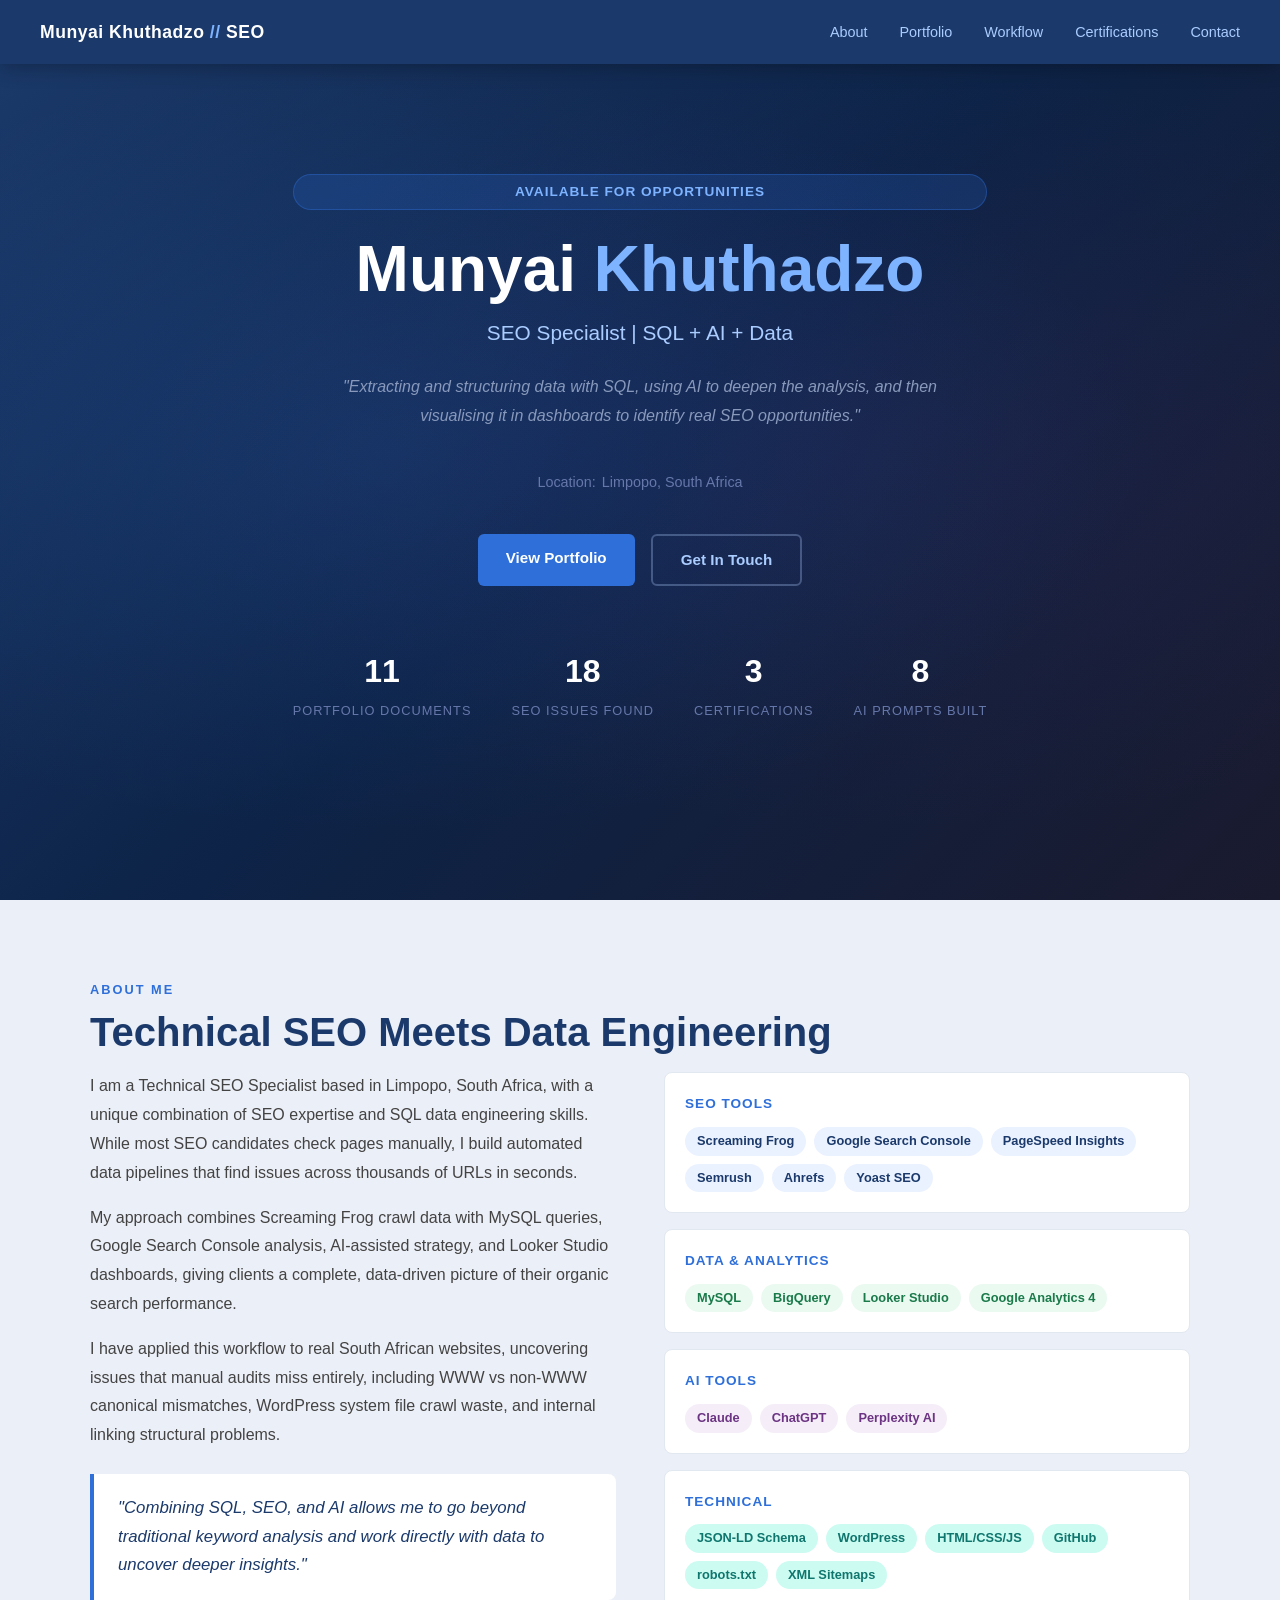
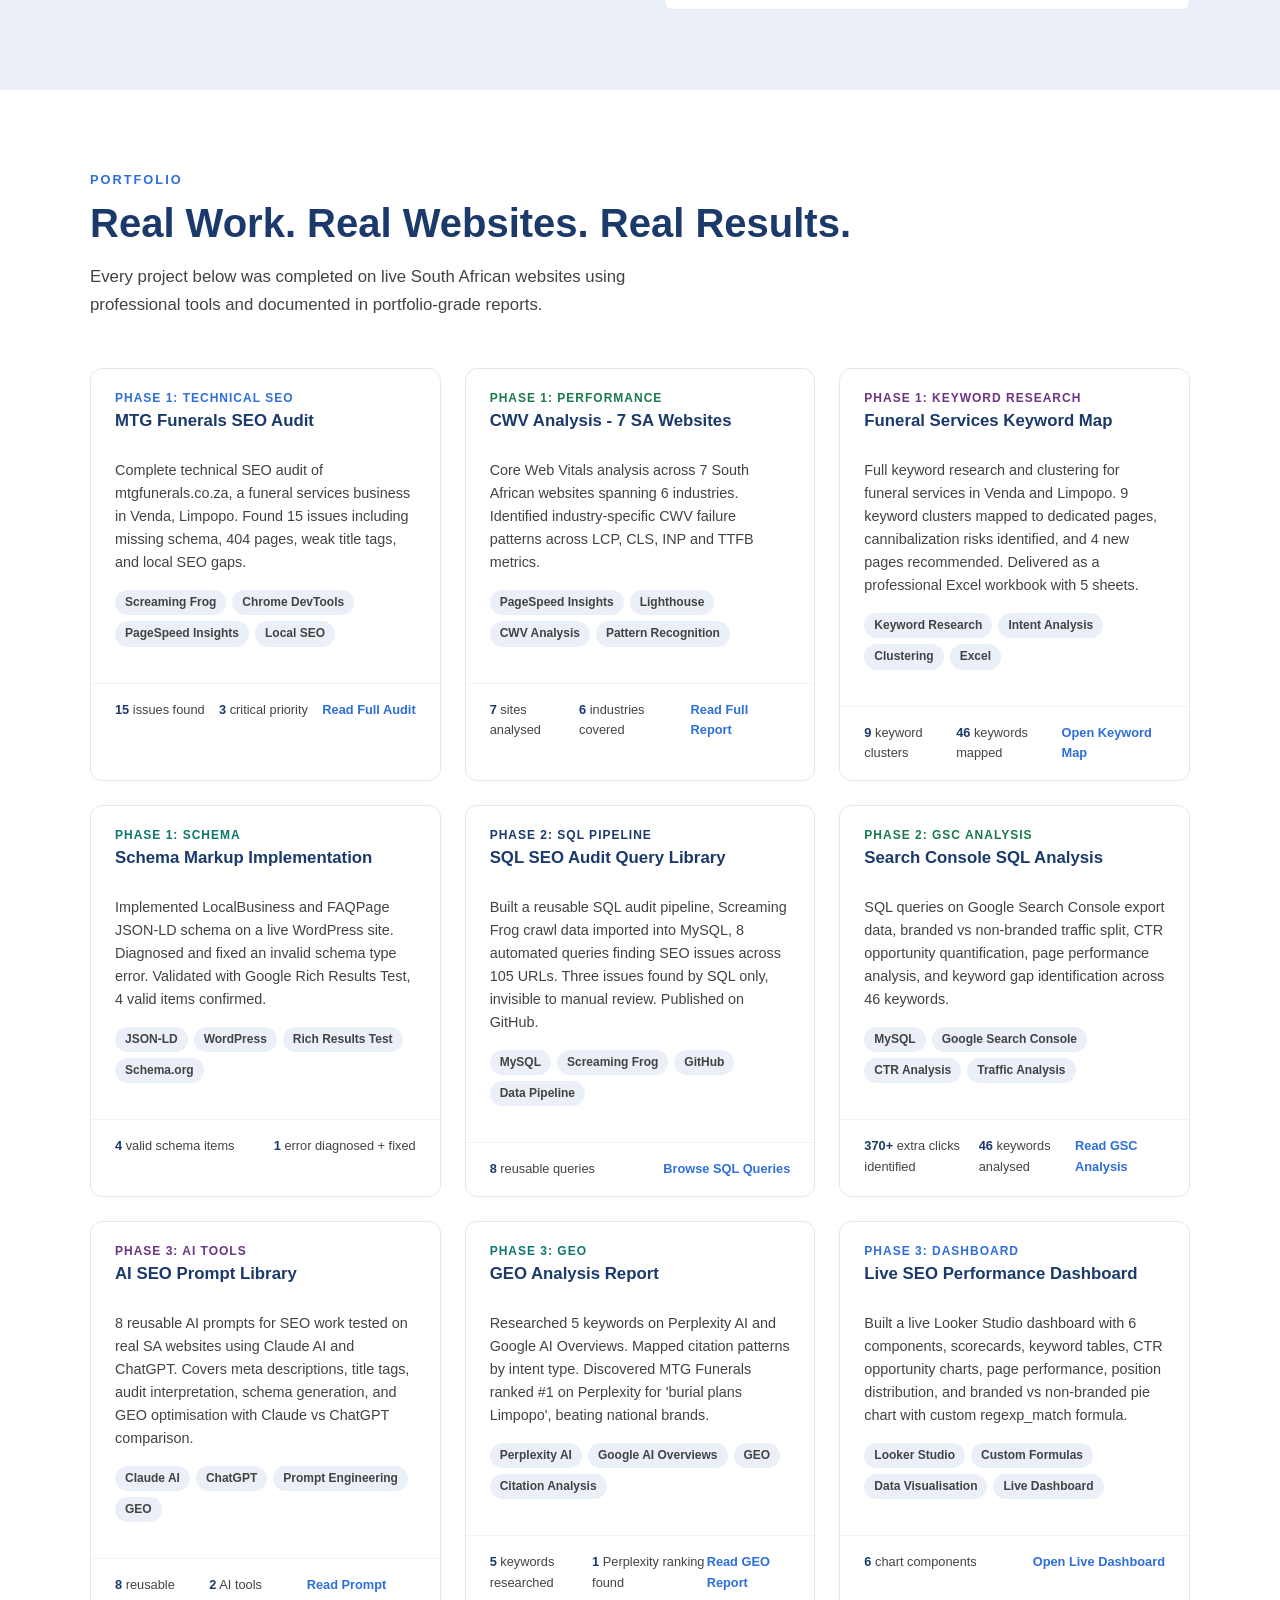
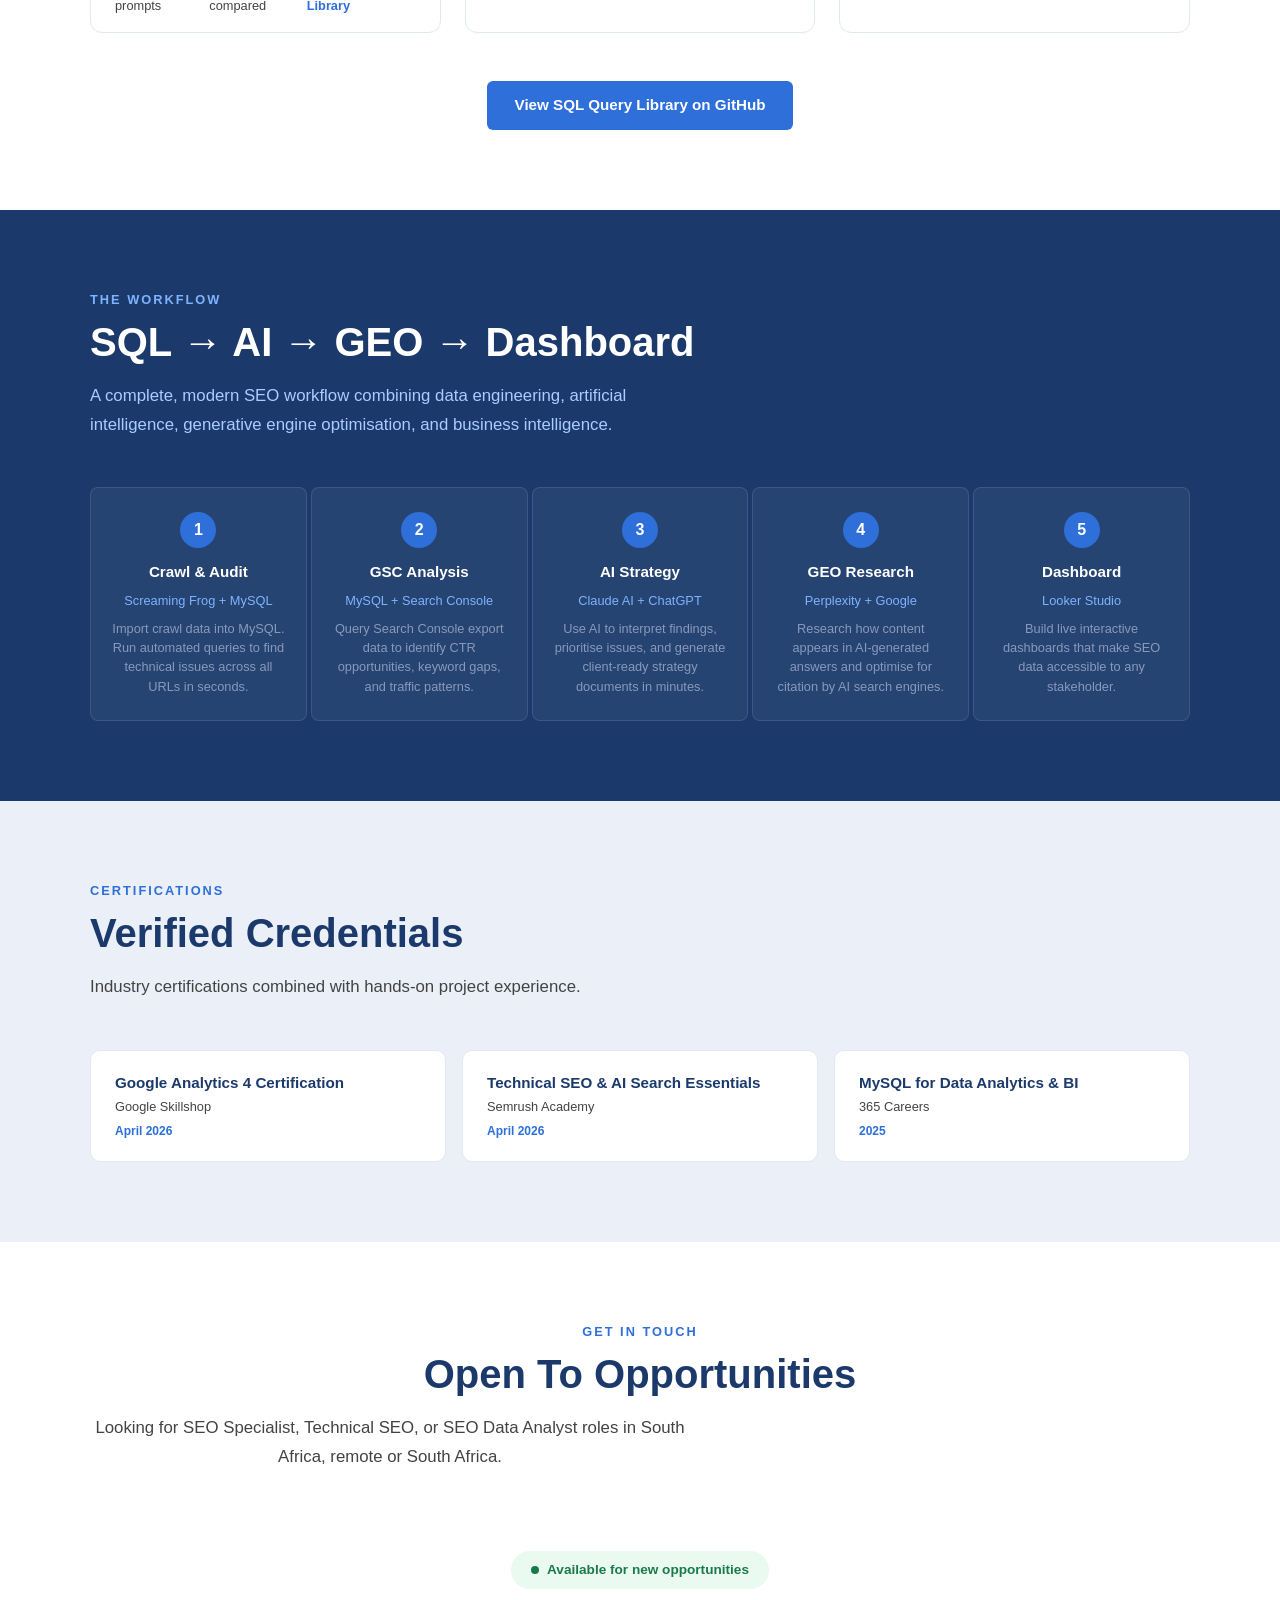
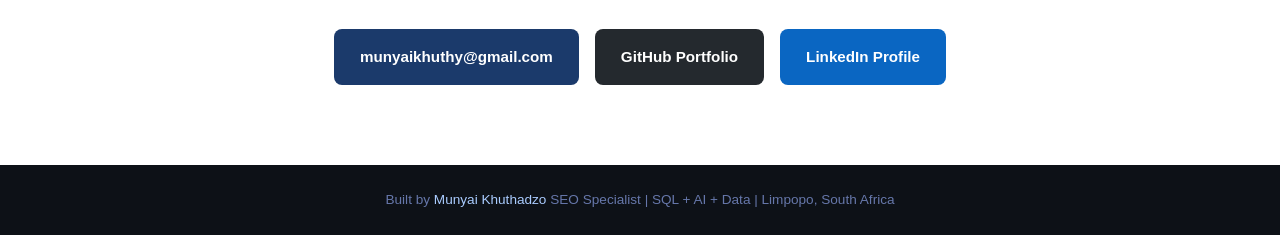
<file: index.html>
<!DOCTYPE html>
<html lang="en">
<head>
  <meta charset="UTF-8" />
  <meta name="viewport" content="width=device-width, initial-scale=1.0" />
  <title>Munyai Khuthadzo | SEO Specialist | SQL + AI + Data</title>
  <meta name="description" content="Technical SEO Specialist based in Limpopo, South Africa. Specialising in SQL-powered audits, AI-assisted SEO strategy, and data-driven optimisation." />
  <link rel="stylesheet" href="style.css" />
  <script type="application/ld+json">
{
  "@context": "https://schema.org",
  "@graph": [
    {
      "@type": "Person",
      "@id": "https://munyai-khuthadzo.github.io/#person",
      "name": "Munyai Khuthadzo",
      "url": "https://munyai-khuthadzo.github.io/",
      "email": "munyaikhuthy@gmail.com",
      "jobTitle": "Technical SEO Specialist",
      "description": "Technical SEO Specialist based in Limpopo, South Africa, combining SQL data engineering, AI-assisted strategy, and GEO optimisation to deliver data-driven organic search results.",
      "address": {
        "@type": "PostalAddress",
        "addressRegion": "Limpopo",
        "addressCountry": "ZA"
      },
      "knowsAbout": [
        "Technical SEO",
        "SQL Data Engineering",
        "MySQL",
        "Google Search Console",
        "Core Web Vitals",
        "Screaming Frog",
        "Looker Studio",
        "AI-assisted SEO Strategy",
        "Generative Engine Optimisation",
        "Answer Engine Optimisation",
        "Schema Markup",
        "JSON-LD",
        "Keyword Research",
        "Google Analytics 4",
        "BigQuery",
        "WordPress SEO",
        "Local SEO",
        "Prompt Engineering"
      ],
      "hasCredential": [
        {
          "@type": "EducationalOccupationalCredential",
          "name": "Google Analytics 4 Certification",
          "credentialCategory": "Certification",
          "recognizedBy": {
            "@type": "Organization",
            "name": "Google Skillshop"
          },
          "dateCreated": "2026-04"
        },
        {
          "@type": "EducationalOccupationalCredential",
          "name": "Technical SEO & AI Search Essentials",
          "credentialCategory": "Certification",
          "recognizedBy": {
            "@type": "Organization",
            "name": "Semrush Academy"
          },
          "dateCreated": "2026-04"
        },
        {
          "@type": "EducationalOccupationalCredential",
          "name": "MySQL for Data Analytics & Business Intelligence",
          "credentialCategory": "Certification",
          "recognizedBy": {
            "@type": "Organization",
            "name": "365 Careers"
          },
          "dateCreated": "2025"
        }
      ],
      "sameAs": [
        "https://github.com/Munyai-Khuthadzo",
        "https://www.linkedin.com/in/munyai-khuthadzo/"
      ],
      "seeks": {
        "@type": "Demand",
        "name": "Employment Opportunity",
        "description": "Open to SEO Specialist, Technical SEO, or SEO Data Analyst roles in South Africa — remote or Limpopo based."
      }
    },
    {
      "@type": "ProfilePage",
      "@id": "https://munyai-khuthadzo.github.io/#profilepage",
      "url": "https://munyai-khuthadzo.github.io/",
      "name": "Munyai Khuthadzo | SEO Specialist | SQL + AI + Data",
      "description": "Portfolio of Munyai Khuthadzo - Technical SEO Specialist combining SQL, AI, and data engineering to deliver measurable organic search results for South African businesses.",
      "mainEntity": {
        "@id": "https://munyai-khuthadzo.github.io/#person"
      }
    },
    {
  "@type": "ItemList",
  "name": "SEO Portfolio Projects",
  "description": "Real SEO projects completed on live South African websites using professional tools.",
  "itemListElement": [
    {
      "@type": "ListItem",
      "position": 1,
      "name": "MTG Funerals Technical SEO Audit",
      "description": "Complete technical SEO audit of mtgfunerals.co.za — 15 issues found including missing schema, 404 pages, weak title tags, and local SEO gaps.",
      "url": "https://docs.google.com/document/d/1ddrSdQjmtrfuBxMYeobzDn9Z8yjYYgDc/edit"
    },
    {
      "@type": "ListItem",
      "position": 2,
      "name": "Core Web Vitals Analysis — 7 South African Websites",
      "description": "CWV analysis across 7 South African websites spanning 6 industries, identifying LCP, CLS, INP, and TTFB failure patterns.",
      "url": "https://docs.google.com/document/d/1OkREWjv8Ckq-P1ST-BdloJZl72j9rrGqmSRzu7qsKWo/edit"
    },
    {
      "@type": "ListItem",
      "position": 3,
      "name": "Funeral Services Keyword Map — Venda & Limpopo",
      "description": "Full keyword research and clustering for funeral services. 9 clusters, 46 keywords mapped, cannibalization risks identified, 4 new pages recommended.",
      "url": "https://1drv.ms/x/c/d19543b47dda63df/IQC_EgX_GC13QIZYvqvZbjGOAaRGWkMEc8EqSlwRXKx-JGE"
    },
    {
      "@type": "ListItem",
      "position": 4,
      "name": "SQL SEO Audit Query Library",
      "description": "Reusable SQL audit pipeline — Screaming Frog crawl data imported into MySQL, 8 automated queries finding SEO issues across 105 URLs. Published on GitHub.",
      "url": "https://github.com/Munyai-Khuthadzo/seo-sql-audit-library"
    },
    {
      "@type": "ListItem",
      "position": 5,
      "name": "Search Console SQL Analysis",
      "description": "SQL queries on Google Search Console export data — 370+ extra clicks identified, branded vs non-branded traffic split, CTR opportunities across 46 keywords.",
      "url": "https://docs.google.com/document/d/1huT-phCpBF9qCfxnI0qfdHj1kG7HpYz5/edit"
    },
    {
      "@type": "ListItem",
      "position": 6,
      "name": "AI SEO Prompt Library",
      "description": "8 reusable AI prompts for SEO work tested on real South African websites using Claude AI and ChatGPT, covering meta descriptions, schema generation, and GEO optimisation.",
      "url": "https://docs.google.com/document/d/1aKfcMvsbzS0i2X8VuCiqFvfSCllQKqIS/edit"
    },
    {
      "@type": "ListItem",
      "position": 7,
      "name": "GEO Analysis Report",
      "description": "Researched 5 keywords on Perplexity AI and Google AI Overviews. MTG Funerals found ranking #1 on Perplexity for 'burial plans Limpopo' — beating national brands.",
      "url": "https://docs.google.com/document/d/1QP6CWo6xzySznfiO54_j344Q9fyj-NxO/edit"
    },
    {
      "@type": "ListItem",
      "position": 8,
      "name": "Live SEO Performance Dashboard",
      "description": "Looker Studio dashboard with 6 components — scorecards, keyword tables, CTR opportunity charts, position distribution, and branded vs non-branded analysis.",
      "url": "https://datastudio.google.com/reporting/469bcb4b-5083-479f-8138-433277445270"
    }
  ]
}  ]
}
</script>
</head>
<body>

  <nav>
    <div class="nav-brand">Munyai Khuthadzo <span>//</span> SEO</div>
    <ul class="nav-links">
      <li><a href="#about">About</a></li>
      <li><a href="#portfolio">Portfolio</a></li>
      <li><a href="#workflow">Workflow</a></li>
      <li><a href="#certifications">Certifications</a></li>
      <li><a href="#contact">Contact</a></li>
    </ul>
  </nav>

  <section id="hero">
    <div class="hero-content">
      <div class="hero-badge">Available for opportunities</div>
      <h1 class="hero-name">Munyai <span>Khuthadzo</span></h1>
      <p class="hero-title">SEO Specialist | SQL + AI + Data</p>
      <p class="hero-statement">"Extracting and structuring data with SQL, using AI to deepen the analysis,
         and then visualising it in dashboards to identify real SEO opportunities."</p>
      <div class="hero-location"><span>Location:</span> Limpopo, South Africa</div>

      <!-- AI-optimised summary paragraph -->
      <p class="ai-summary" style="display:none;" aria-hidden="true">Munyai Khuthadzo is a Technical SEO Specialist based in Limpopo, South Africa,
        open to SEO Specialist, Technical SEO, and SEO Data Analyst roles — remote or all around South Africa.
        He combines SQL data engineering, AI-assisted strategy, and Generative Engine Optimisation (GEO) to deliver measurable organic search results
        for South African businesses. His workflow uses Screaming Frog crawl data imported into MySQL, automated SQL queries to audit hundreds of URLs,
        Google Search Console analysis, and Looker Studio dashboards to surface real SEO opportunities. 
        He has applied this to live South African websites — uncovering technical issues invisible to manual review, identifying 370+ extra potential clicks
        via CTR analysis, and ranking a local Limpopo business above national brands on Perplexity AI. 
        His tools include Claude AI, ChatGPT, Screaming Frog, MySQL, BigQuery, Google Analytics 4, and Looker Studio.
        He holds certifications in Google Analytics 4 (Google Skillshop), Technical SEO & AI Search Essentials (Semrush Academy),
        and MySQL for Data Analytics (365 Careers).</p>

      <div class="hero-buttons">
        <a href="#portfolio" class="btn btn-primary">View Portfolio</a>
        <a href="#contact" class="btn btn-outline">Get In Touch</a>
      </div>
      <div class="hero-stats">
        <div class="stat"><span class="stat-number" data-target="11">11</span><span class="stat-label">Portfolio Documents</span></div>
        <div class="stat"><span class="stat-number" data-target="18">18</span><span class="stat-label">SEO Issues Found</span></div>
        <div class="stat"><span class="stat-number" data-target="3">3</span><span class="stat-label">Certifications</span></div>
        <div class="stat"><span class="stat-number" data-target="8">8</span><span class="stat-label">AI Prompts Built</span></div>
      </div>
    </div>
  </section>

  <section id="about">
    <div class="container">
      <p class="section-label">About Me</p>
      <h2 class="section-title">Technical SEO Meets Data Engineering</h2>
      <div class="about-grid">
        <div class="about-text">
          <p>I am a Technical SEO Specialist based in Limpopo, South Africa, with a unique combination of SEO expertise and SQL data engineering skills. While most SEO candidates check pages manually, I build automated data pipelines that find issues across thousands of URLs in seconds.</p>
          <p>My approach combines Screaming Frog crawl data with MySQL queries, Google Search Console analysis, AI-assisted strategy, and Looker Studio dashboards, giving clients a complete, data-driven picture of their organic search performance.</p>
          <p>I have applied this workflow to real South African websites, uncovering issues that manual audits miss entirely, including WWW vs non-WWW canonical mismatches, WordPress system file crawl waste, and internal linking structural problems.</p>
          <div class="about-quote">"Combining SQL, SEO, and AI allows me to go beyond traditional keyword analysis and work directly with data to uncover deeper insights."</div>
        </div>
        <div class="skills-grid">
          <div class="skill-category">
            <h4>SEO Tools</h4>
            <div class="skill-tags">
              <span class="tag">Screaming Frog</span>
              <span class="tag">Google Search Console</span>
              <span class="tag">PageSpeed Insights</span>
              <span class="tag">Semrush</span>
              <span class="tag">Ahrefs</span>
              <span class="tag">Yoast SEO</span>
            </div>
          </div>
          <div class="skill-category">
            <h4>Data &amp; Analytics</h4>
            <div class="skill-tags">
              <span class="tag green">MySQL</span>
              <span class="tag green">BigQuery</span>
              <span class="tag green">Looker Studio</span>
              <span class="tag green">Google Analytics 4</span>
            </div>
          </div>
          <div class="skill-category">
            <h4>AI Tools</h4>
            <div class="skill-tags">
              <span class="tag purple">Claude </span>
              <span class="tag purple">ChatGPT</span>
              <span class="tag purple">Perplexity AI</span>
            </div>
          </div>
          <div class="skill-category">
            <h4>Technical</h4>
            <div class="skill-tags">
              <span class="tag teal">JSON-LD Schema</span>
              <span class="tag teal">WordPress</span>
              <span class="tag teal">HTML/CSS/JS</span>
              <span class="tag teal">GitHub</span>
              <span class="tag teal">robots.txt</span>
              <span class="tag teal">XML Sitemaps</span>
            </div>
          </div>
        </div>
      </div>
    </div>
  </section>

  <section id="portfolio">
    <div class="container">
      <p class="section-label">Portfolio</p>
      <h2 class="section-title">Real Work. Real Websites. Real Results.</h2>
      <p class="section-subtitle">Every project below was completed on live South African websites using professional tools and documented in portfolio-grade reports.</p>
      <div class="portfolio-grid">

        <div class="portfolio-card">
          <div class="card-header">
            <div><div class="card-phase" style="color:#2E6FD9;">Phase 1: Technical SEO</div><div class="card-title">MTG Funerals SEO Audit</div></div>
          </div>
          <div class="card-body">
            <p class="card-desc">Complete technical SEO audit of mtgfunerals.co.za,  a funeral services business in Venda, Limpopo. Found 15 issues including missing schema, 404 pages, weak title tags, and local SEO gaps.</p>
            <div class="card-tags"><span class="card-tag">Screaming Frog</span><span class="card-tag">Chrome DevTools</span><span class="card-tag">PageSpeed Insights</span><span class="card-tag">Local SEO</span></div>
          </div>
          <div class="card-footer"><div class="card-stat"><strong>15</strong> issues found</div><div class="card-stat"><strong>3</strong> critical priority</div>
            <a href="https://docs.google.com/document/d/1ddrSdQjmtrfuBxMYeobzDn9Z8yjYYgDc/edit?usp=drivesdk&ouid=108458409211678961810&rtpof=true&sd=true" target="_blank" class="card-link">Read Full Audit</a>
          </div>
        </div>

        <div class="portfolio-card">
          <div class="card-header">
            <div><div class="card-phase" style="color:#1A7A4A;">Phase 1: Performance</div><div class="card-title">CWV Analysis - 7 SA Websites</div></div>
          </div>
          <div class="card-body">
            <p class="card-desc">Core Web Vitals analysis across 7 South African websites spanning 6 industries. Identified industry-specific CWV failure patterns across LCP, CLS, INP and TTFB metrics.</p>
            <div class="card-tags"><span class="card-tag">PageSpeed Insights</span><span class="card-tag">Lighthouse</span><span class="card-tag">CWV Analysis</span><span class="card-tag">Pattern Recognition</span></div>
          </div>
          <div class="card-footer"><div class="card-stat"><strong>7</strong> sites analysed</div><div class="card-stat"><strong>6</strong> industries covered</div>
            <a href="https://docs.google.com/document/d/1OkREWjv8Ckq-P1ST-BdloJZl72j9rrGqmSRzu7qsKWo/edit?usp=drivesdk" target="_blank" class="card-link">Read Full Report</a>
          </div>
        </div>

        <div class="portfolio-card">
          <div class="card-header">
            <div><div class="card-phase" style="color:#6C3483;">Phase 1: Keyword Research</div><div class="card-title">Funeral Services Keyword Map</div></div>
          </div>
          <div class="card-body">
            <p class="card-desc">Full keyword research and clustering for funeral services in Venda and Limpopo. 9 keyword clusters mapped to dedicated pages, cannibalization risks identified, and 4 new pages recommended. Delivered as a professional Excel workbook with 5 sheets.</p>
            <div class="card-tags"><span class="card-tag">Keyword Research</span><span class="card-tag">Intent Analysis</span><span class="card-tag">Clustering</span><span class="card-tag">Excel</span></div>
          </div>
          <div class="card-footer"><div class="card-stat"><strong>9</strong> keyword clusters</div><div class="card-stat"><strong>46</strong> keywords mapped</div>
            <a href="https://1drv.ms/x/c/d19543b47dda63df/IQC_EgX_GC13QIZYvqvZbjGOAaRGWkMEc8EqSlwRXKx-JGE?e=Pb0QhD" target="_blank" class="card-link">Open Keyword Map</a>
          </div>
        </div>

        <div class="portfolio-card">
          <div class="card-header">
            <div><div class="card-phase" style="color:#0F766E;">Phase 1: Schema</div><div class="card-title">Schema Markup Implementation</div></div>
          </div>
          <div class="card-body">
            <p class="card-desc">Implemented LocalBusiness and FAQPage JSON-LD schema on a live WordPress site. Diagnosed and fixed an invalid schema type error. Validated with Google Rich Results Test, 4 valid items confirmed.</p>
            <div class="card-tags"><span class="card-tag">JSON-LD</span><span class="card-tag">WordPress</span><span class="card-tag">Rich Results Test</span><span class="card-tag">Schema.org</span></div>
          </div>
          <div class="card-footer"><div class="card-stat"><strong>4</strong> valid schema items</div><div class="card-stat"><strong>1</strong> error diagnosed + fixed</div></div>
        </div>

        <div class="portfolio-card">
          <div class="card-header">
            <div><div class="card-phase" style="color:#1B3A6B;">Phase 2:  SQL Pipeline</div><div class="card-title">SQL SEO Audit Query Library</div></div>
          </div>
          <div class="card-body">
            <p class="card-desc">Built a reusable SQL audit pipeline, Screaming Frog crawl data imported into MySQL, 8 automated queries finding SEO issues across 105 URLs. Three issues found by SQL only, invisible to manual review. Published on GitHub.</p>
            <div class="card-tags"><span class="card-tag">MySQL</span><span class="card-tag">Screaming Frog</span><span class="card-tag">GitHub</span><span class="card-tag">Data Pipeline</span></div>
          </div>
          <div class="card-footer"><div class="card-stat"><strong>8</strong> reusable queries</div><a href="https://github.com/Munyai-Khuthadzo/seo-sql-audit-library" target="_blank" class="card-link">Browse SQL Queries</a></div>
        </div>

        <div class="portfolio-card">
          <div class="card-header">
            <div><div class="card-phase" style="color:#1A7A4A;">Phase 2: GSC Analysis</div><div class="card-title">Search Console SQL Analysis</div></div>
          </div>
          <div class="card-body">
            <p class="card-desc">SQL queries on Google Search Console export data, branded vs non-branded traffic split, CTR opportunity quantification, page performance analysis, and keyword gap identification across 46 keywords.</p>
            <div class="card-tags"><span class="card-tag">MySQL</span><span class="card-tag">Google Search Console</span><span class="card-tag">CTR Analysis</span><span class="card-tag">Traffic Analysis</span></div>
          </div>
          <div class="card-footer"><div class="card-stat"><strong>370+</strong> extra clicks identified</div><div class="card-stat"><strong>46</strong> keywords analysed</div>
            <a href="https://docs.google.com/document/d/1huT-phCpBF9qCfxnI0qfdHj1kG7HpYz5/edit?usp=drivesdk&ouid=108458409211678961810&rtpof=true&sd=true" target="_blank" class="card-link">Read GSC Analysis</a>
          </div>
        </div>

        <div class="portfolio-card">
          <div class="card-header">
            <div><div class="card-phase" style="color:#6C3483;">Phase 3: AI Tools</div><div class="card-title">AI SEO Prompt Library</div></div>
          </div>
          <div class="card-body">
            <p class="card-desc">8 reusable AI prompts for SEO work tested on real SA websites using Claude AI and ChatGPT. Covers meta descriptions, title tags, audit interpretation, schema generation, and GEO optimisation with Claude vs ChatGPT comparison.</p>
            <div class="card-tags"><span class="card-tag">Claude AI</span><span class="card-tag">ChatGPT</span><span class="card-tag">Prompt Engineering</span><span class="card-tag">GEO</span></div>
          </div>
          <div class="card-footer"><div class="card-stat"><strong>8</strong> reusable prompts</div><div class="card-stat"><strong>2</strong> AI tools compared</div>
            <a href="https://docs.google.com/document/d/1aKfcMvsbzS0i2X8VuCiqFvfSCllQKqIS/edit?usp=drivesdk&ouid=108458409211678961810&rtpof=true&sd=true" target="_blank" class="card-link">Read Prompt Library</a>
          </div>
        </div>

        <div class="portfolio-card">
          <div class="card-header">
            <div><div class="card-phase" style="color:#0F766E;">Phase 3: GEO</div><div class="card-title">GEO Analysis Report</div></div>
          </div>
          <div class="card-body">
            <p class="card-desc">Researched 5 keywords on Perplexity AI and Google AI Overviews. Mapped citation patterns by intent type. Discovered MTG Funerals ranked #1 on Perplexity for 'burial plans Limpopo', beating national brands.</p>
            <div class="card-tags"><span class="card-tag">Perplexity AI</span><span class="card-tag">Google AI Overviews</span><span class="card-tag">GEO</span><span class="card-tag">Citation Analysis</span></div>
          </div>
          <div class="card-footer"><div class="card-stat"><strong>5</strong> keywords researched</div><div class="card-stat"><strong>1</strong> Perplexity ranking found</div>
            <a href="https://docs.google.com/document/d/1QP6CWo6xzySznfiO54_j344Q9fyj-NxO/edit?usp=drivesdk&ouid=108458409211678961810&rtpof=true&sd=true" target="_blank" class="card-link">Read GEO Report</a>
          </div>
        </div>

        <div class="portfolio-card">
          <div class="card-header">
            <div><div class="card-phase" style="color:#2E6FD9;">Phase 3: Dashboard</div><div class="card-title">Live SEO Performance Dashboard</div></div>
          </div>
          <div class="card-body">
            <p class="card-desc">Built a live Looker Studio dashboard with 6 components, scorecards, keyword tables, CTR opportunity charts, page performance, position distribution, and branded vs non-branded pie chart with custom regexp_match formula.</p>
            <div class="card-tags"><span class="card-tag">Looker Studio</span><span class="card-tag">Custom Formulas</span><span class="card-tag">Data Visualisation</span><span class="card-tag">Live Dashboard</span></div>
          </div>
          <div class="card-footer"><div class="card-stat"><strong>6</strong> chart components</div><a href="https://datastudio.google.com/reporting/469bcb4b-5083-479f-8138-433277445270" target="_blank" class="card-link">Open Live Dashboard</a></div>
        </div>

      </div>
      <div class="github-cta">
        <a href="https://github.com/Munyai-Khuthadzo/seo-sql-audit-library" target="_blank" class="btn btn-primary">View SQL Query Library on GitHub</a>
      </div>
    </div>
  </section>

  <section id="workflow">
    <div class="container">
      <p class="section-label">The Workflow</p>
      <h2 class="section-title">SQL → AI → GEO → Dashboard</h2>
      <p class="section-subtitle">A complete, modern SEO workflow combining data engineering, artificial intelligence, generative engine optimisation, and business intelligence.</p>
      <div class="workflow-steps">
        <div class="workflow-step"><div class="step-num">1</div><div class="step-title">Crawl &amp; Audit</div><div class="step-tool">Screaming Frog + MySQL</div><div class="step-desc">Import crawl data into MySQL. Run automated queries to find technical issues across all URLs in seconds.</div></div>
        <div class="workflow-step"><div class="step-num">2</div><div class="step-title">GSC Analysis</div><div class="step-tool">MySQL + Search Console</div><div class="step-desc">Query Search Console export data to identify CTR opportunities, keyword gaps, and traffic patterns.</div></div>
        <div class="workflow-step"><div class="step-num">3</div><div class="step-title">AI Strategy</div><div class="step-tool">Claude AI + ChatGPT</div><div class="step-desc">Use AI to interpret findings, prioritise issues, and generate client-ready strategy documents in minutes.</div></div>
        <div class="workflow-step"><div class="step-num">4</div><div class="step-title">GEO Research</div><div class="step-tool">Perplexity + Google</div><div class="step-desc">Research how content appears in AI-generated answers and optimise for citation by AI search engines.</div></div>
        <div class="workflow-step"><div class="step-num">5</div><div class="step-title">Dashboard</div><div class="step-tool">Looker Studio</div><div class="step-desc">Build live interactive dashboards that make SEO data accessible to any stakeholder.</div></div>
      </div>
    </div>
  </section>

  <section id="certifications">
    <div class="container">
      <p class="section-label">Certifications</p>
      <h2 class="section-title">Verified Credentials</h2>
      <p class="section-subtitle">Industry certifications combined with hands-on project experience.</p>
      <div class="cert-grid">
        <div class="cert-card"><div><div class="cert-name">Google Analytics 4 Certification</div><div class="cert-issuer">Google Skillshop</div><div class="cert-date">April 2026</div></div></div>
        <div class="cert-card"><div><div class="cert-name">Technical SEO &amp; AI Search Essentials</div><div class="cert-issuer">Semrush Academy</div><div class="cert-date">April 2026</div></div></div>
        <div class="cert-card"><div><div class="cert-name">MySQL for Data Analytics &amp; BI</div><div class="cert-issuer">365 Careers</div><div class="cert-date">2025</div></div></div>
      </div>
    </div>
  </section>

  <section id="contact">
    <div class="container">
      <p class="section-label">Get In Touch</p>
      <h2 class="section-title">Open To Opportunities</h2>
      <p class="section-subtitle" style="margin:0 auto 24 px;">Looking for SEO Specialist, Technical SEO, or SEO Data Analyst roles in South Africa, remote or South Africa.</p>
      <div class="availability">Available for new opportunities</div>
      <div class="contact-links">
        <a href="mailto:munyaikhuthy@gmail.com" class="contact-link email">munyaikhuthy@gmail.com</a>
        <a href="https://github.com/Munyai-Khuthadzo" target="_blank" class="contact-link github">GitHub Portfolio</a>
        <a href="https://www.linkedin.com/in/munyai-khuthadzo" target="_blank" class="contact-link linkedin">LinkedIn Profile</a>
      </div>
    </div>
  </section>

  <footer>
    <p>Built by <span>Munyai Khuthadzo</span> SEO Specialist | SQL + AI + Data | Limpopo, South Africa</p>
  </footer>

  <script src="script.js"></script>
</body>
</html>
</file>
<file: style.css>
/* ============================================================
   MUNYAI KHUTHADZO — PORTFOLIO STYLESHEET
   File: style.css
   Description: All styles for the portfolio site
   Colours: Navy, Blue, Green, Teal, Purple, Orange
   ============================================================ */

.hidden {
  opacity: 0;
  transform: translateY(20px);
}

.revealed {
  opacity: 1;
  transform: translateY(0);
  transition: opacity 0.5s ease, transform 0.5s ease;
}



/* ── CSS VARIABLES (COLOUR PALETTE) ─────────────────────────
   Change these to update colours site-wide instantly        */
:root {
  --navy:         #1B3A6B;
  --blue:         #2E6FD9;
  --light-blue:   #EBF2FF;
  --green:        #1A7A4A;
  --light-green:  #EAFAF1;
  --teal:         #0F766E;
  --light-teal:   #CCFBF1;
  --purple:       #6C3483;
  --light-purple: #F5EEF8;
  --orange:       #C0392B;
  --gray:         #444343;
  --light-gray:   #ebeff7;
  --white:        #ffffff;
  --dark:         #0D1117;
}

/* ── RESET & BASE ────────────────────────────────────────── */


.reveal {
  opacity: 0;
  transform: translateY(20px);
}

.reveal.revealed {
  opacity: 1;
  transform: translateY(0);
  transition: opacity 0.5s ease, transform 0.5s ease;
}

/*
  PURPOSE:
  Lock initial layout BEFORE JS runs
  Prevent body-level layout shift cascade
*/

html, body {
  margin: 0;
  padding: 0;
  height: 100%;
}

body {
  overflow-x: hidden;
}

/*
  PURPOSE:
  Prevent layout shift by reserving final rendered space
  so JS animations do not push content down after first paint
*/

/*
  PURPOSE:
  Prevent initial render shift by locking layout space immediately
  before any JS animation or observer runs
*/

.hero-content {
  min-height: 70vh;
  display: flex;
  flex-direction: column;
  justify-content: center;
}

/*
  PURPOSE:
  Prevent CLS caused by stats loading/animation injection
*/

.hero-stats {
  min-height: 120px; /* ensures space is reserved before JS updates numbers */
}

*, *::before, *::after {
  box-sizing: border-box;
  margin: 0;
  padding: 0;
}

html {
  scroll-behavior: smooth;
}

body {
  font-family: 'Segoe UI', Arial, sans-serif;
  color: var(--gray);
  background: var(--white);
  line-height: 1.6;
}

a {
  text-decoration: none;
  color: inherit;
}

img {
  max-width: 100%;
}

/* ── NAVIGATION ──────────────────────────────────────────── */
nav {
  position: fixed;
  top: 0; left: 0; right: 0;
  z-index: 100;
  background: var(--navy);
  display: flex;
  align-items: center;
  justify-content: space-between;
  padding: 0 40px;
  height: 64px;
  box-shadow: 0 2px 20px rgba(0,0,0,0.3);
}

.nav-brand {
  font-size: 1.1rem;
  font-weight: 700;
  color: var(--white);
  letter-spacing: 0.5px;
}

.nav-brand span {
  color: #7EB3FF;
}

.nav-links {
  display: flex;
  gap: 32px;
  list-style: none;
}

.nav-links a {
  color: #AACCFF;
  font-size: 0.9rem;
  font-weight: 500;
  transition: color 0.2s;
}

.nav-links a:hover {
  color: var(--white);
}

.nav-links a.active {
  color: #FFFFFF;
}

/* ── HERO SECTION ────────────────────────────────────────── */
#hero {
  min-height: 100vh;
  background: linear-gradient(135deg, var(--navy) 0%, #0D2347 50%, #1a1a2e 100%);
  display: flex;
  align-items: center;
  justify-content: center;
  text-align: center;
  padding: 80px 24px 40px;
  position: relative;
  overflow: hidden;
}

#hero::before {
  content: '';
  position: absolute;
  inset: 0;
  background:
    radial-gradient(ellipse at 30% 50%, rgba(46,111,217,0.15) 0%, transparent 60%),
    radial-gradient(ellipse at 70% 50%, rgba(108,52,131,0.1) 0%, transparent 60%);
}

.hero-content {
  position: relative;
  max-width: 800px;
}

.hero-badge {
  display: inline-block;
  background: rgba(46,111,217,0.2);
  border: 1px solid rgba(46,111,217,0.4);
  color: #7EB3FF;
  font-size: 0.85rem;
  font-weight: 600;
  padding: 6px 16px;
  border-radius: 20px;
  margin-bottom: 24px;
  letter-spacing: 1px;
  text-transform: uppercase;
}

.hero-name {
  font-size: clamp(2.5rem, 6vw, 4rem);
  font-weight: 800;
  color: var(--white);
  line-height: 1.1;
  margin-bottom: 12px;
}

.hero-name span {
  color: #7EB3FF;
}

.hero-title {
  font-size: clamp(1rem, 2.5vw, 1.3rem);
  color: #AACCFF;
  font-weight: 500;
  margin-bottom: 24px;
}

.hero-statement {
  font-size: 1rem;
  color: #8899BB;
  line-height: 1.8;
  max-width: 600px;
  margin: 0 auto 40px;
  font-style: italic;
}

.hero-location {
  display: flex;
  align-items: center;
  justify-content: center;
  gap: 6px;
  color: #6677AA;
  font-size: 0.9rem;
  margin-bottom: 40px;
}

.hero-buttons {
  display: flex;
  gap: 16px;
  justify-content: center;
  flex-wrap: wrap;
}

/* ── BUTTONS ─────────────────────────────────────────────── */
.btn {
  padding: 12px 28px;
  border-radius: 6px;
  font-size: 0.95rem;
  font-weight: 600;
  transition: all 0.2s;
  cursor: pointer;
  border: none;
  display: inline-block;
}

.btn-primary {
  background: var(--blue);
  color: var(--white);
}

.btn-primary:hover {
  background: #1E5DC7;
  transform: translateY(-2px);
}

.btn-outline {
  background: transparent;
  color: #AACCFF;
  border: 2px solid rgba(174,204,255,0.3);
}

.btn-outline:hover {
  border-color: #AACCFF;
  color: var(--white);
  transform: translateY(-2px);
}

/* ── HERO STATS ──────────────────────────────────────────── */
.hero-stats {
  display: flex;
  gap: 40px;
  justify-content: center;
  margin-top: 60px;
  flex-wrap: wrap;
}

.stat {
  text-align: center;
}

.stat-number {
  font-size: 2rem;
  font-weight: 800;
  color: var(--white);
  display: block;
}

.stat-label {
  font-size: 0.8rem;
  color: #6677AA;
  text-transform: uppercase;
  letter-spacing: 1px;
}

/* ── SECTION SHARED STYLES ───────────────────────────────── */
section {
  padding: 80px 24px;
}

.container {
  max-width: 1100px;
  margin: 0 auto;
}

.section-label {
  font-size: 0.8rem;
  font-weight: 700;
  letter-spacing: 2px;
  text-transform: uppercase;
  color: var(--blue);
  margin-bottom: 8px;
}

.section-title {
  font-size: clamp(1.8rem, 4vw, 2.5rem);
  font-weight: 800;
  color: var(--navy);
  margin-bottom: 16px;
  line-height: 1.2;
}

.section-subtitle {
  font-size: 1.05rem;
  color: var(--gray);
  max-width: 600px;
  line-height: 1.7;
  margin-bottom: 48px;
}

/* ── ABOUT SECTION ───────────────────────────────────────── */
#about {
  background: var(--light-gray);
}

.about-grid {
  display: grid;
  grid-template-columns: 1fr 1fr;
  gap: 48px;
  align-items: start;
}

.about-text p {
  margin-bottom: 16px;
  line-height: 1.8;
}

.about-quote {
  background: var(--white);
  border-left: 4px solid var(--blue);
  padding: 20px 24px;
  border-radius: 0 8px 8px 0;
  margin-top: 24px;
  font-style: italic;
  color: var(--navy);
  font-size: 1.05rem;
  line-height: 1.7;
}

/* ── SKILLS GRID ─────────────────────────────────────────── */
.skills-grid {
  display: grid;
  gap: 16px;
}

.skill-category {
  background: var(--white);
  border-radius: 8px;
  padding: 20px;
  border: 1px solid #E2E8F0;
}

.skill-category h4 {
  font-size: 0.85rem;
  font-weight: 700;
  text-transform: uppercase;
  letter-spacing: 1px;
  color: var(--blue);
  margin-bottom: 12px;
}

.skill-tags {
  display: flex;
  flex-wrap: wrap;
  gap: 8px;
}

.tag {
  background: var(--light-blue);
  color: var(--navy);
  font-size: 0.8rem;
  font-weight: 600;
  padding: 4px 12px;
  border-radius: 20px;
}

.tag.green  { background: var(--light-green);  color: var(--green); }
.tag.purple { background: var(--light-purple); color: var(--purple); }
.tag.teal   { background: var(--light-teal);   color: var(--teal); }

/* ── PORTFOLIO SECTION ───────────────────────────────────── */
#portfolio {
  background: var(--white);
}

.portfolio-grid {
  display: grid;
  grid-template-columns: repeat(auto-fit, minmax(320px, 1fr));
  gap: 24px;
}

.portfolio-card {
  border: 1px solid #E2E8F0;
  border-radius: 12px;
  overflow: hidden;
  transition: all 0.3s;
  background: var(--white);
}

.portfolio-card:hover {
  transform: translateY(-4px);
  box-shadow: 0 12px 40px rgba(27,58,107,0.12);
  border-color: var(--blue);
}

.card-header {
  padding: 20px 24px;
  display: flex;
  align-items: center;
  gap: 12px;
}

.card-icon {
  width: 44px;
  height: 44px;
  border-radius: 10px;
  display: flex;
  align-items: center;
  justify-content: center;
  font-size: 1.3rem;
  flex-shrink: 0;
}

.card-phase {
  font-size: 0.75rem;
  font-weight: 700;
  text-transform: uppercase;
  letter-spacing: 1px;
}

.card-title {
  font-size: 1.05rem;
  font-weight: 700;
  color: var(--navy);
  margin-bottom: 4px;
}

.card-body {
  padding: 0 24px 20px;
}

.card-desc {
  font-size: 0.9rem;
  line-height: 1.6;
  margin-bottom: 16px;
}

.card-tags {
  display: flex;
  flex-wrap: wrap;
  gap: 6px;
  margin-bottom: 16px;
}

.card-tag {
  font-size: 0.75rem;
  font-weight: 600;
  padding: 3px 10px;
  border-radius: 20px;
  background: var(--light-gray);
  color: var(--gray);
}

.card-footer {
  padding: 16px 24px;
  border-top: 1px solid #F0F4F8;
  display: flex;
  align-items: center;
  justify-content: space-between;
}

.card-stat {
  font-size: 0.8rem;
  color: var(--gray);
}

.card-stat strong {
  color: var(--navy);
}

.card-link {
  font-size: 0.8rem;
  color: var(--blue);
  font-weight: 600;
}

.card-link:hover {
  text-decoration: underline;
}

.github-cta {
  text-align: center;
  margin-top: 48px;
}

/* ── WORKFLOW SECTION ────────────────────────────────────── */
#workflow {
  background: var(--navy);
}

#workflow .section-label { color: #7EB3FF; }
#workflow .section-title { color: var(--white); }
#workflow .section-subtitle { color: #AACCFF; }

.workflow-steps {
  display: grid;
  grid-template-columns: repeat(auto-fit, minmax(180px, 1fr));
  gap: 4px;
}

.workflow-step {
  background: rgba(255,255,255,0.05);
  border: 1px solid rgba(255,255,255,0.1);
  border-radius: 8px;
  padding: 24px 20px;
  text-align: center;
  transition: all 0.3s;
}

.workflow-step:hover {
  background: rgba(46,111,217,0.2);
  border-color: rgba(46,111,217,0.4);
  transform: translateY(-2px);
}

.step-num {
  width: 36px;
  height: 36px;
  border-radius: 50%;
  background: var(--blue);
  color: var(--white);
  font-weight: 800;
  font-size: 1rem;
  display: flex;
  align-items: center;
  justify-content: center;
  margin: 0 auto 12px;
}

.step-title {
  font-size: 0.95rem;
  font-weight: 700;
  color: var(--white);
  margin-bottom: 6px;
}

.step-tool {
  font-size: 0.8rem;
  color: #7EB3FF;
  margin-bottom: 8px;
}

.step-desc {
  font-size: 0.8rem;
  color: #8899BB;
  line-height: 1.5;
}

/* ── CERTIFICATIONS SECTION ──────────────────────────────── */
#certifications {
  background: var(--light-gray);
}

.cert-grid {
  display: grid;
  grid-template-columns: repeat(auto-fit, minmax(280px, 1fr));
  gap: 16px;
}

.cert-card {
  background: var(--white);
  border-radius: 10px;
  padding: 20px 24px;
  border: 1px solid #E2E8F0;
  display: flex;
  align-items: center;
  gap: 16px;
  transition: all 0.2s;
}

.cert-card:hover {
  border-color: var(--blue);
  box-shadow: 0 4px 20px rgba(46,111,217,0.1);
}

.cert-icon {
  width: 48px;
  height: 48px;
  border-radius: 10px;
  display: flex;
  align-items: center;
  justify-content: center;
  font-size: 1.5rem;
  flex-shrink: 0;
}

.cert-name {
  font-size: 0.95rem;
  font-weight: 700;
  color: var(--navy);
  margin-bottom: 2px;
}

.cert-issuer {
  font-size: 0.8rem;
  color: var(--gray);
}

.cert-date {
  font-size: 0.75rem;
  color: var(--blue);
  font-weight: 600;
  margin-top: 4px;
}

/* ── CONTACT SECTION ─────────────────────────────────────── */
#contact {
  background: var(--white);
  text-align: center;
}

.contact-links {
  display: flex;
  gap: 16px;
  justify-content: center;
  flex-wrap: wrap;
  margin-top: 40px;
}

.contact-link {
  display: flex;
  align-items: center;
  gap: 10px;
  padding: 14px 24px;
  border-radius: 8px;
  font-weight: 600;
  font-size: 0.95rem;
  transition: all 0.2s;
  border: 2px solid transparent;
}

.contact-link.email {
  background: var(--navy);
  color: var(--white);
}

.contact-link.email:hover {
  background: #0D2347;
  transform: translateY(-2px);
}

.contact-link.github {
  background: #24292E;
  color: var(--white);
}

.contact-link.github:hover {
  background: #000;
  transform: translateY(-2px);
}

.contact-link.linkedin {
  background: #0A66C2;
  color: var(--white);
}

.contact-link.linkedin:hover {
  background: #004182;
  transform: translateY(-2px);
}

/* ── AVAILABILITY BADGE ──────────────────────────────────── */
.availability {
  display: inline-flex;
  align-items: center;
  gap: 8px;
  background: var(--light-green);
  color: var(--green);
  padding: 8px 20px;
  border-radius: 20px;
  font-size: 0.85rem;
  font-weight: 600;
  margin-top: 32px;
}

.availability::before {
  content: '';
  width: 8px;
  height: 8px;
  border-radius: 50%;
  background: var(--green);
  animation: pulse 2s infinite;
}

@keyframes pulse {
  0%, 100% { opacity: 1; }
  50%       { opacity: 0.3; }
}

/* ── FOOTER ──────────────────────────────────────────────── */
footer {
  background: var(--dark);
  color: #6677AA;
  text-align: center;
  padding: 24px;
  font-size: 0.85rem;
}

footer span {
  color: #AACCFF;
}

/* ── RESPONSIVE — MOBILE ─────────────────────────────────── */
@media (max-width: 768px) {
  nav { padding: 0 20px; }
  .nav-links { display: none; }
  .about-grid { grid-template-columns: 1fr; }
  .hero-buttons { flex-direction: column; align-items: center; }
  section { padding: 60px 20px; }
  .hero-stats { gap: 24px; }
  .workflow-steps { grid-template-columns: 1fr 1fr; }
}

@media (max-width: 480px) {
  .workflow-steps { grid-template-columns: 1fr; }
  .contact-links { flex-direction: column; align-items: center; }
}
</file>
